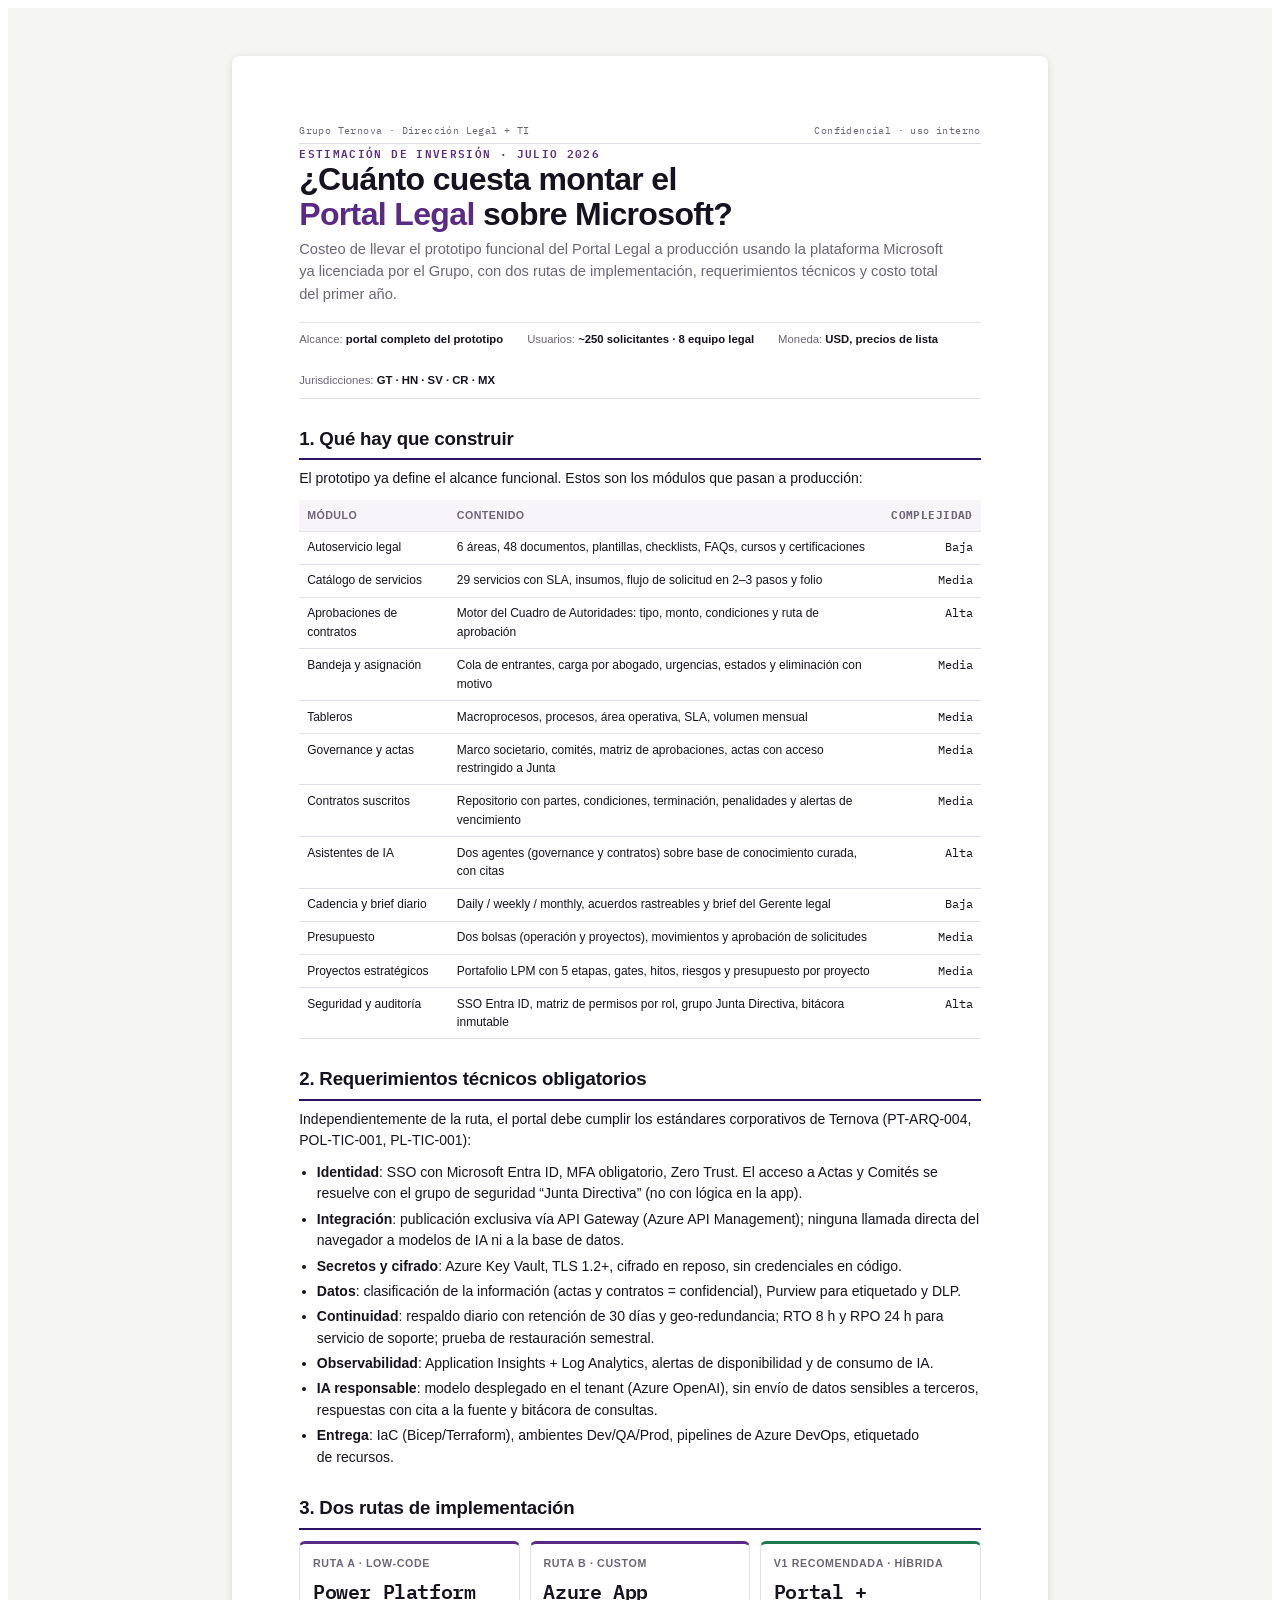
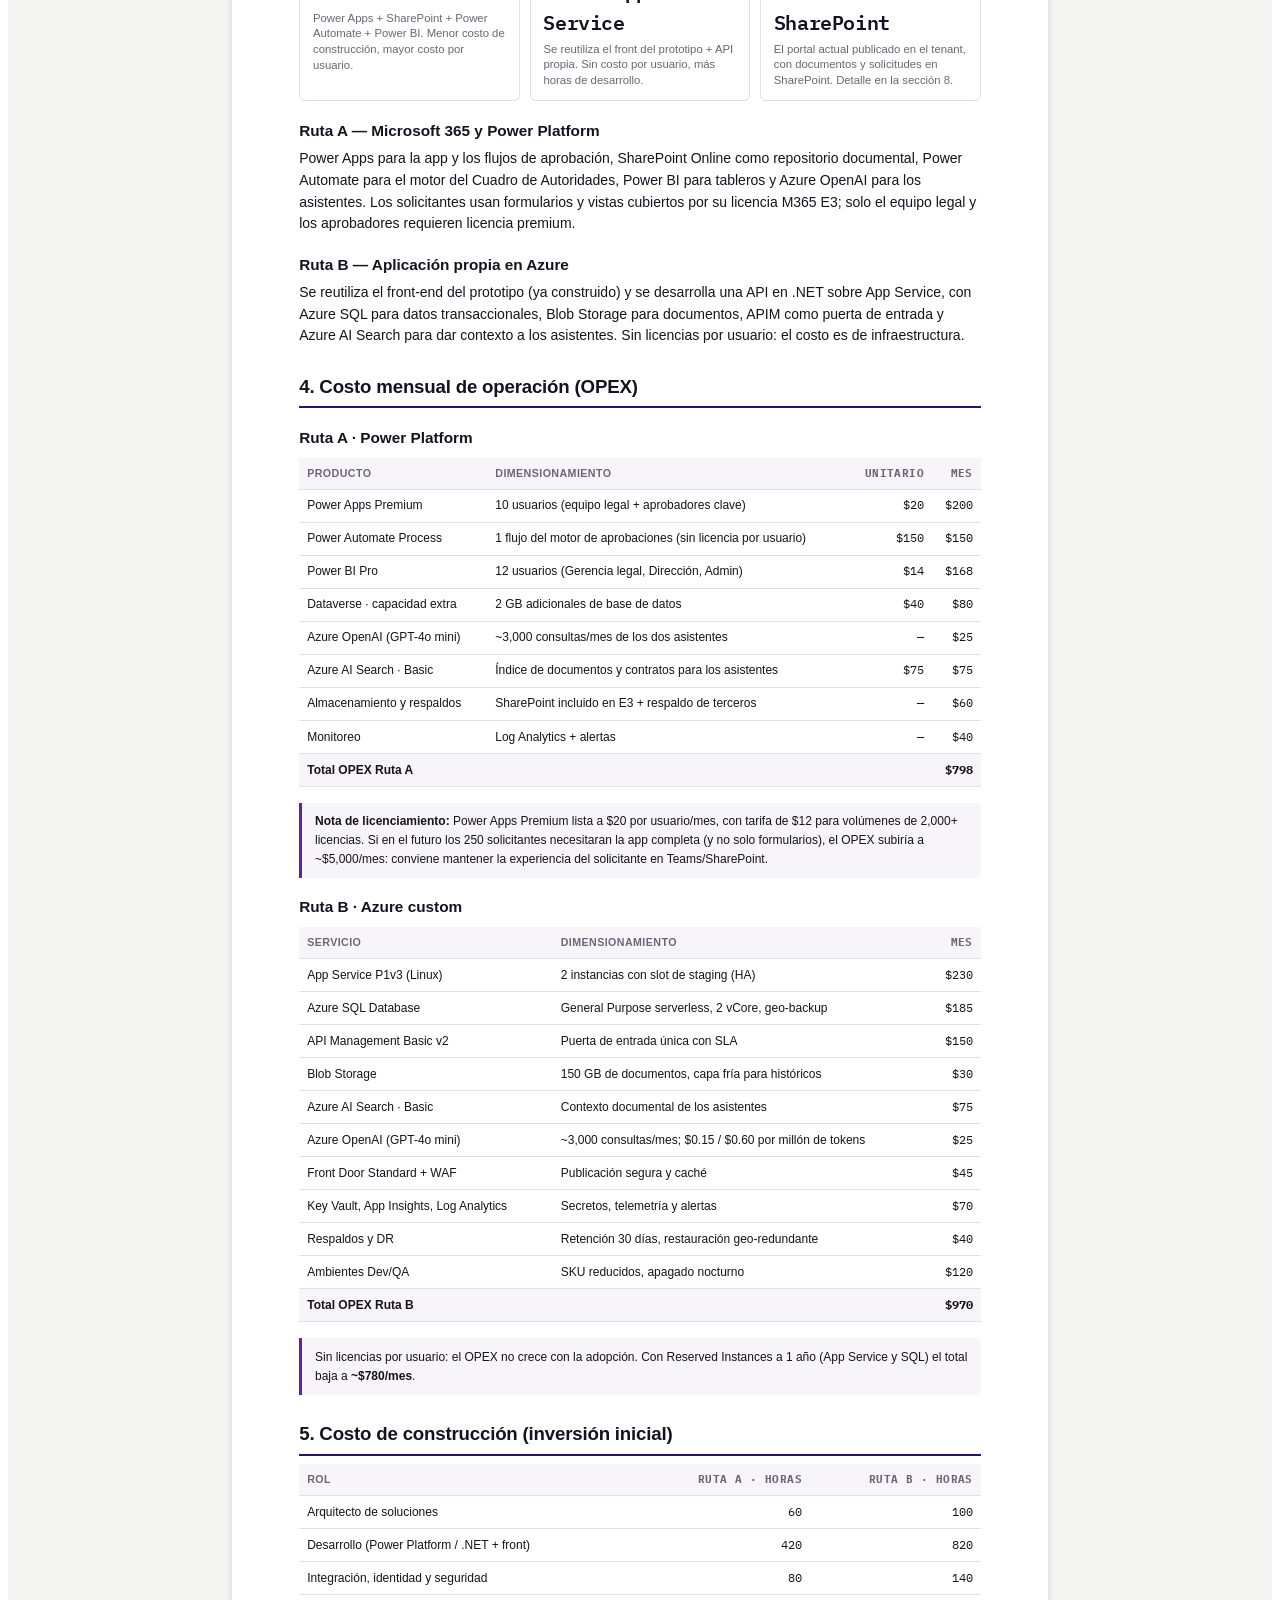
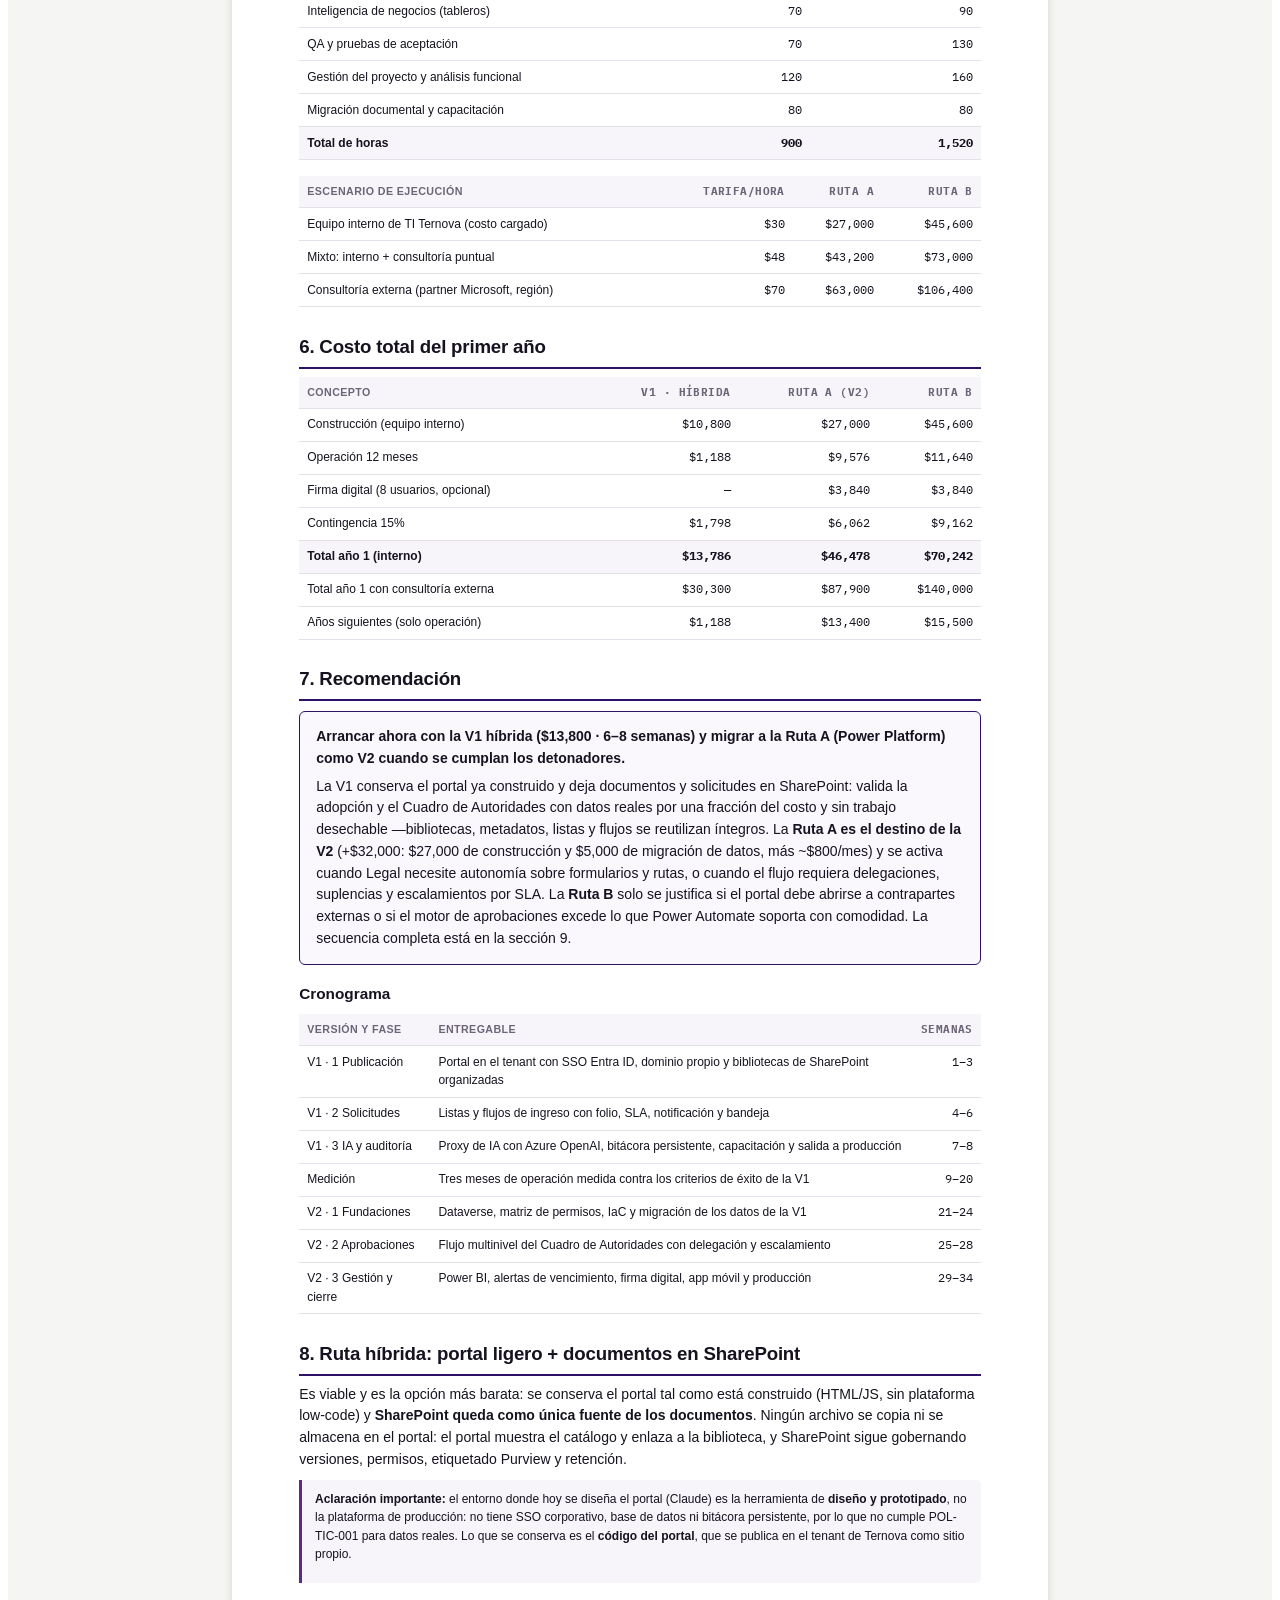
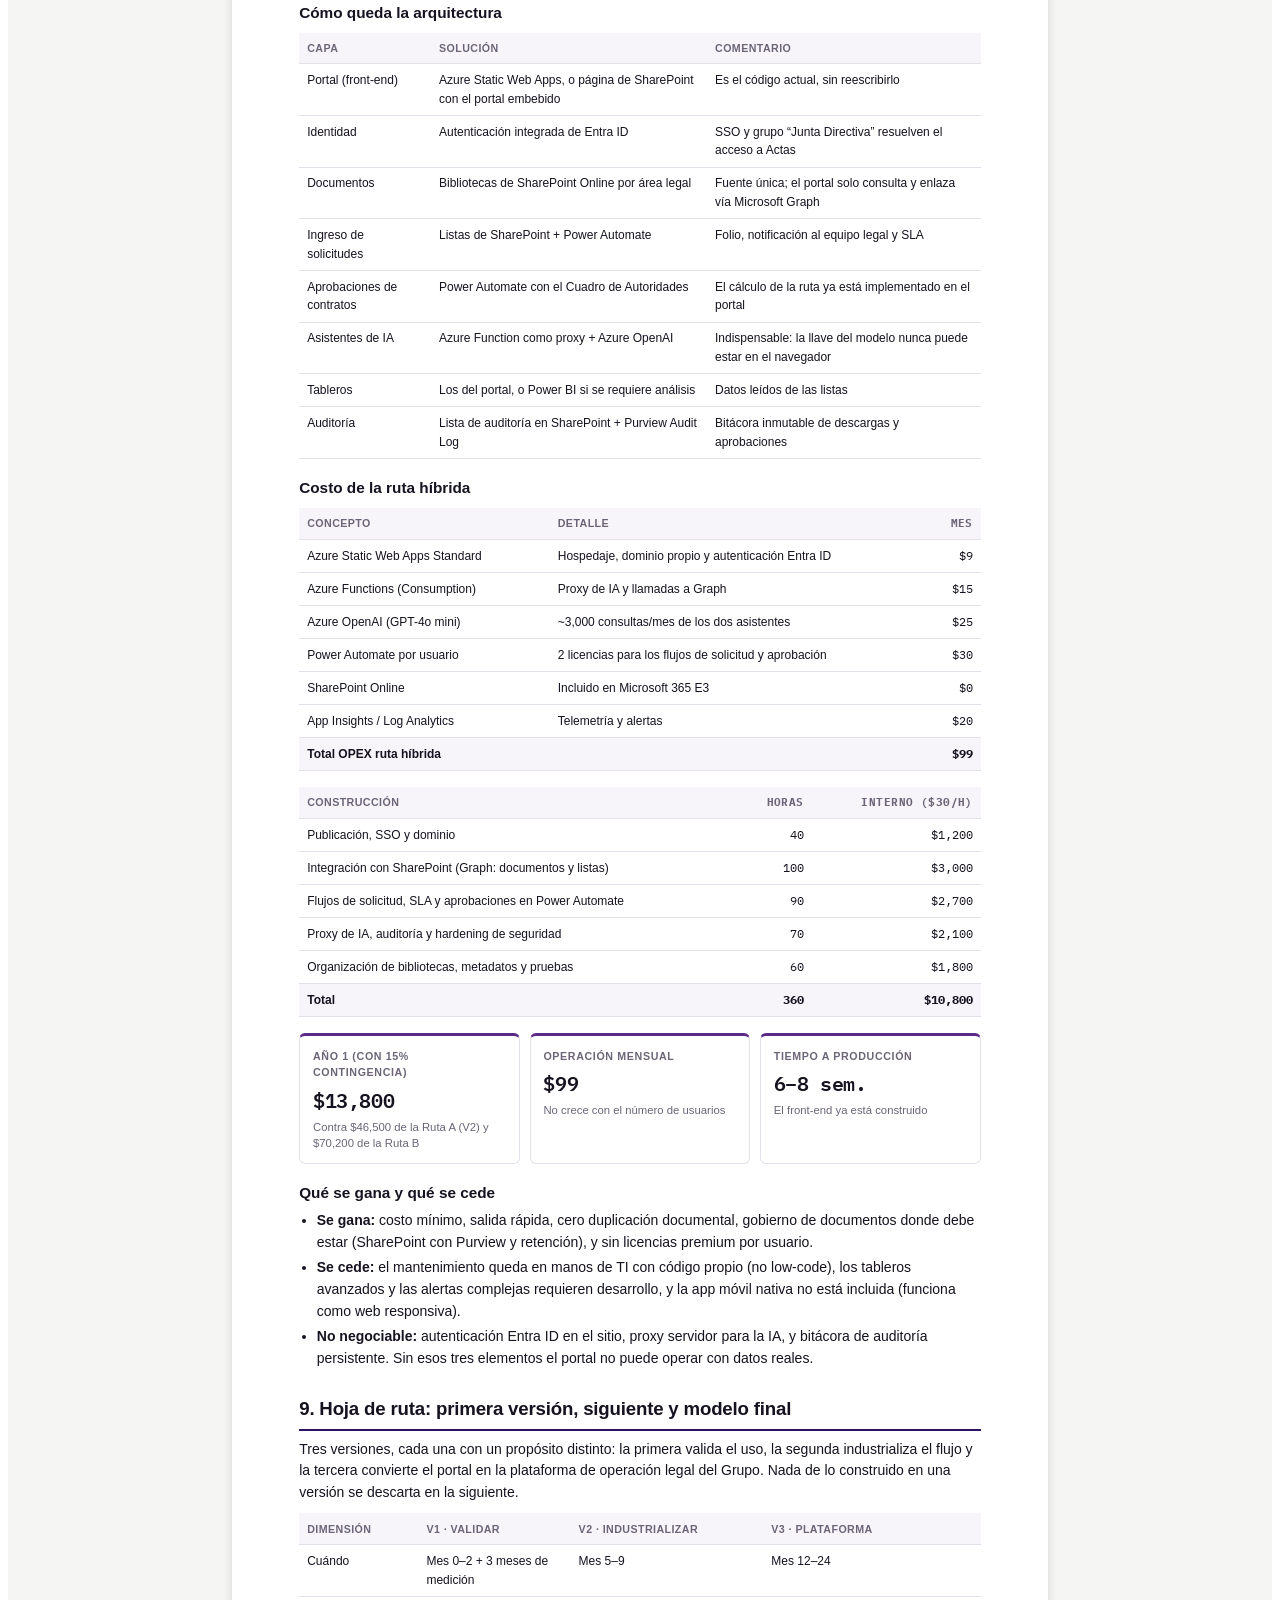
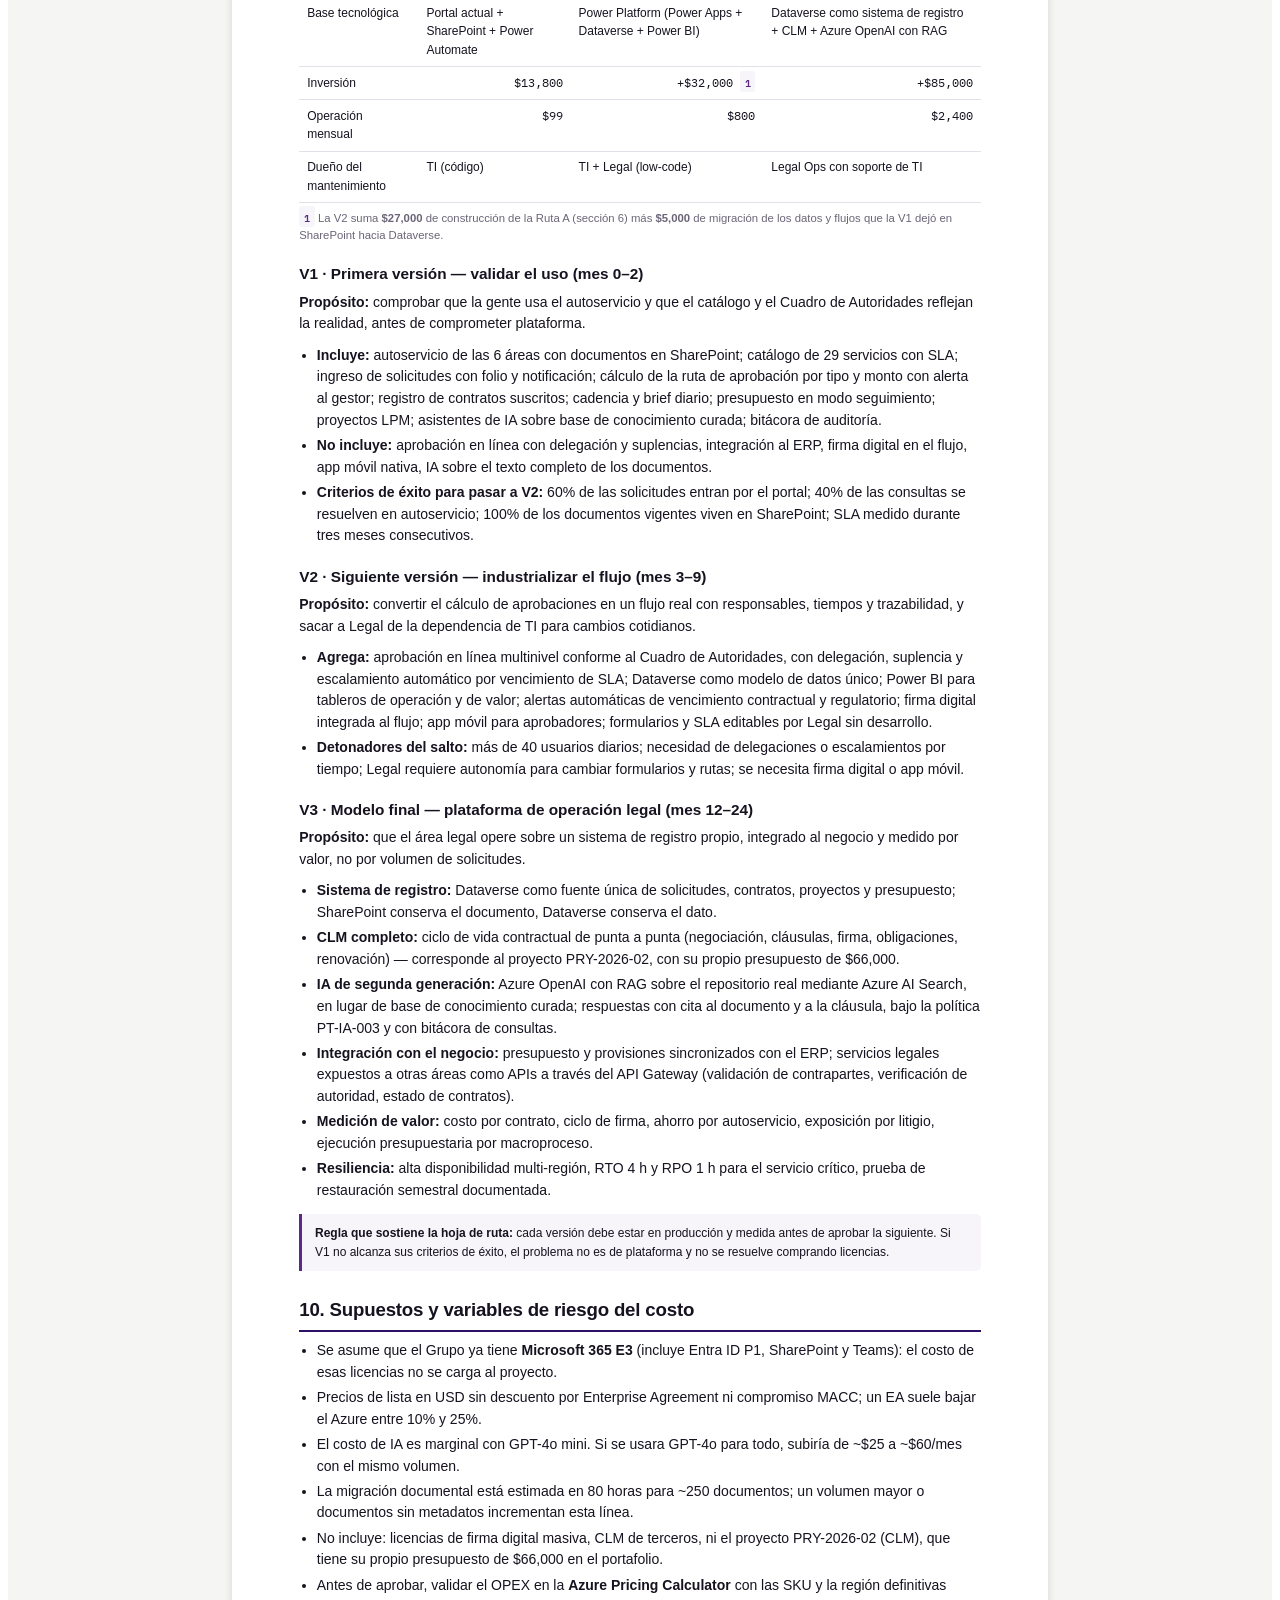
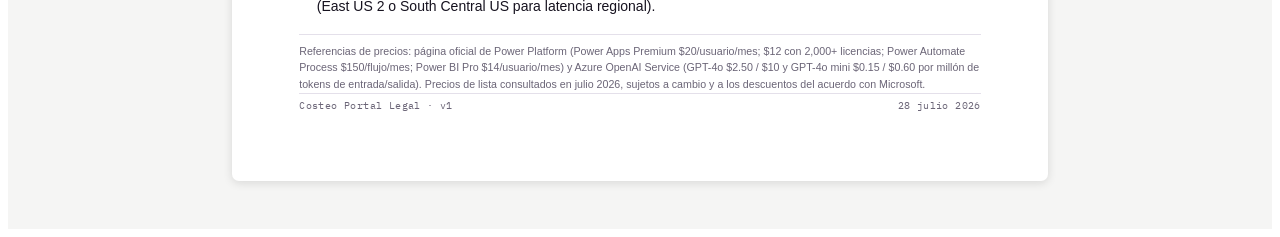
<file: project/Costeo Portal Legal Microsoft.html>
<!DOCTYPE html>
<html lang="es">
<head>
<meta charset="UTF-8">
<meta name="viewport" content="width=device-width,initial-scale=1">
<title>Costeo de implementación · Portal Legal Ternova</title>
<link href="https://fonts.googleapis.com/css2?family=Inter:wght@400;500;600;700;800&family=IBM+Plex+Mono:wght@400;500;600&display=swap" rel="stylesheet">
<style>
doc-page:not(:defined){visibility:hidden}
:root{--brand:#2E1065;--brand2:#5B2A86;--txt:#16121F;--mut:#6B6577;--brd:#E4E0EA;--bg2:#F7F5FA;--ok:#1F7A4D;--warn:#B5780A;--crit:#C0392B;--mono:'IBM Plex Mono',monospace}
body{font-family:'Inter',system-ui,sans-serif;color:var(--txt);font-size:10.5pt;line-height:1.55}
a{color:var(--brand2)}a:hover{color:var(--brand)}
h1{font-size:24pt;font-weight:800;letter-spacing:-.02em;line-height:1.1;margin:0 0 .35rem}
h1 em{font-style:normal;color:var(--brand2)}
h2{font-size:14pt;font-weight:700;letter-spacing:-.01em;margin:1.6rem 0 .5rem;padding-bottom:.3rem;border-bottom:2px solid var(--brand);break-after:avoid}
h3{font-size:11.5pt;font-weight:700;margin:1.1rem 0 .35rem;break-after:avoid}
p{margin:0 0 .6rem}
.kicker{font-family:var(--mono);font-size:8.5pt;font-weight:600;letter-spacing:.12em;text-transform:uppercase;color:var(--brand2)}
.lede{font-size:11pt;color:var(--mut);max-width:44em;margin-bottom:1rem}
.meta{display:flex;gap:1.5rem;flex-wrap:wrap;font-size:8.5pt;color:var(--mut);border-top:1px solid var(--brd);border-bottom:1px solid var(--brd);padding:.5rem 0;margin-bottom:1.4rem}
.meta b{color:var(--txt);font-weight:600}
table{width:100%;border-collapse:collapse;font-size:9pt;margin:.5rem 0 1rem}
th{text-align:left;background:var(--bg2);font-weight:700;font-size:8pt;letter-spacing:.04em;text-transform:uppercase;color:var(--mut);padding:.45rem .5rem;border-bottom:1px solid var(--brd)}
td{padding:.42rem .5rem;border-bottom:1px solid var(--brd);vertical-align:top}
td.n,th.n{text-align:right;font-family:var(--mono);white-space:nowrap;font-variant-numeric:tabular-nums}
tr{break-inside:avoid}
tfoot td{font-weight:700;background:var(--bg2);border-bottom:none}
.tot td{font-weight:700;background:var(--bg2)}
.cards{display:grid;grid-template-columns:1fr 1fr 1fr;gap:.6rem;margin:.7rem 0 1rem}
.card{border:1px solid var(--brd);border-top:3px solid var(--brand2);border-radius:6px;padding:.7rem .8rem;break-inside:avoid}
.card .t{font-size:8pt;font-weight:700;letter-spacing:.06em;text-transform:uppercase;color:var(--mut)}
.card .v{font-family:var(--mono);font-size:15pt;font-weight:600;letter-spacing:-.02em;margin:.25rem 0}
.card .s{font-size:8.5pt;color:var(--mut);line-height:1.4}
.note{background:var(--bg2);border-left:3px solid var(--brand2);border-radius:0 5px 5px 0;padding:.6rem .8rem;font-size:9pt;margin:.6rem 0 1rem;break-inside:avoid}
ul{margin:.2rem 0 .8rem;padding-left:1.1rem}li{margin-bottom:.22rem;orphans:3;widows:3}
.tag{font-family:var(--mono);font-size:7.5pt;font-weight:600;padding:.1rem .3rem;border-radius:3px;background:var(--bg2);color:var(--brand2)}
.rec{border:1px solid var(--brand);border-radius:6px;padding:.9rem 1rem;background:#FAF8FD;break-inside:avoid;margin:.6rem 0 1rem}
.hdr,.ftr{display:flex;justify-content:space-between;font-size:7.5pt;color:var(--mut);font-family:var(--mono);letter-spacing:.04em}
.hdr{border-bottom:1px solid var(--brd);padding-bottom:.3rem;margin-bottom:.9rem}
.ftr{border-top:1px solid var(--brd);padding-top:.3rem}
.src{font-size:8pt;color:var(--mut);margin-top:1rem;border-top:1px solid var(--brd);padding-top:.5rem}
</style>
</head>
<body>
<doc-page margin="0.7in">
  <div class="hdr" slot="header"><span>Grupo Ternova · Dirección Legal + TI</span><span>Confidencial · uso interno</span></div>
  <div class="ftr" slot="footer"><span>Costeo Portal Legal · v1</span><span>28 julio 2026</span></div>

  <div class="kicker">Estimación de inversión · Julio 2026</div>
  <h1>¿Cuánto cuesta montar el <em>Portal Legal</em> sobre Microsoft?</h1>
  <p class="lede">Costeo de llevar el prototipo funcional del Portal Legal a producción usando la plataforma Microsoft ya licenciada por el Grupo, con dos rutas de implementación, requerimientos técnicos y costo total del primer año.</p>
  <div class="meta"><span>Alcance: <b>portal completo del prototipo</b></span><span>Usuarios: <b>~250 solicitantes · 8 equipo legal</b></span><span>Moneda: <b>USD, precios de lista</b></span><span>Jurisdicciones: <b>GT · HN · SV · CR · MX</b></span></div>

  <h2>1. Qué hay que construir</h2>
  <p>El prototipo ya define el alcance funcional. Estos son los módulos que pasan a producción:</p>
  <table>
    <thead><tr><th>Módulo</th><th>Contenido</th><th class="n">Complejidad</th></tr></thead>
    <tbody>
      <tr><td>Autoservicio legal</td><td>6 áreas, 48 documentos, plantillas, checklists, FAQs, cursos y certificaciones</td><td class="n">Baja</td></tr>
      <tr><td>Catálogo de servicios</td><td>29 servicios con SLA, insumos, flujo de solicitud en 2–3 pasos y folio</td><td class="n">Media</td></tr>
      <tr><td>Aprobaciones de contratos</td><td>Motor del Cuadro de Autoridades: tipo, monto, condiciones y ruta de aprobación</td><td class="n">Alta</td></tr>
      <tr><td>Bandeja y asignación</td><td>Cola de entrantes, carga por abogado, urgencias, estados y eliminación con motivo</td><td class="n">Media</td></tr>
      <tr><td>Tableros</td><td>Macroprocesos, procesos, área operativa, SLA, volumen mensual</td><td class="n">Media</td></tr>
      <tr><td>Governance y actas</td><td>Marco societario, comités, matriz de aprobaciones, actas con acceso restringido a Junta</td><td class="n">Media</td></tr>
      <tr><td>Contratos suscritos</td><td>Repositorio con partes, condiciones, terminación, penalidades y alertas de vencimiento</td><td class="n">Media</td></tr>
      <tr><td>Asistentes de IA</td><td>Dos agentes (governance y contratos) sobre base de conocimiento curada, con citas</td><td class="n">Alta</td></tr>
      <tr><td>Cadencia y brief diario</td><td>Daily / weekly / monthly, acuerdos rastreables y brief del Gerente legal</td><td class="n">Baja</td></tr>
      <tr><td>Presupuesto</td><td>Dos bolsas (operación y proyectos), movimientos y aprobación de solicitudes</td><td class="n">Media</td></tr>
      <tr><td>Proyectos estratégicos</td><td>Portafolio LPM con 5 etapas, gates, hitos, riesgos y presupuesto por proyecto</td><td class="n">Media</td></tr>
      <tr><td>Seguridad y auditoría</td><td>SSO Entra ID, matriz de permisos por rol, grupo Junta Directiva, bitácora inmutable</td><td class="n">Alta</td></tr>
    </tbody>
  </table>

  <h2>2. Requerimientos técnicos obligatorios</h2>
  <p>Independientemente de la ruta, el portal debe cumplir los estándares corporativos de Ternova (PT-ARQ-004, POL-TIC-001, PL-TIC-001):</p>
  <ul>
    <li><b>Identidad</b>: SSO con Microsoft Entra ID, MFA obligatorio, Zero Trust. El acceso a Actas y Comités se resuelve con el grupo de seguridad “Junta Directiva” (no con lógica en la app).</li>
    <li><b>Integración</b>: publicación exclusiva vía API Gateway (Azure API Management); ninguna llamada directa del navegador a modelos de IA ni a la base de datos.</li>
    <li><b>Secretos y cifrado</b>: Azure Key Vault, TLS 1.2+, cifrado en reposo, sin credenciales en código.</li>
    <li><b>Datos</b>: clasificación de la información (actas y contratos = confidencial), Purview para etiquetado y DLP.</li>
    <li><b>Continuidad</b>: respaldo diario con retención de 30 días y geo-redundancia; RTO 8 h y RPO 24 h para servicio de soporte; prueba de restauración semestral.</li>
    <li><b>Observabilidad</b>: Application Insights + Log Analytics, alertas de disponibilidad y de consumo de IA.</li>
    <li><b>IA responsable</b>: modelo desplegado en el tenant (Azure OpenAI), sin envío de datos sensibles a terceros, respuestas con cita a la fuente y bitácora de consultas.</li>
    <li><b>Entrega</b>: IaC (Bicep/Terraform), ambientes Dev/QA/Prod, pipelines de Azure DevOps, etiquetado de recursos.</li>
  </ul>

  <h2>3. Dos rutas de implementación</h2>
  <div class="cards">
    <div class="card"><div class="t">Ruta A · Low-code</div><div class="v">Power Platform</div><div class="s">Power Apps + SharePoint + Power Automate + Power BI. Menor costo de construcción, mayor costo por usuario.</div></div>
    <div class="card"><div class="t">Ruta B · Custom</div><div class="v">Azure App Service</div><div class="s">Se reutiliza el front del prototipo + API propia. Sin costo por usuario, más horas de desarrollo.</div></div>
    <div class="card" style="border-top-color:var(--ok)"><div class="t">V1 recomendada · Híbrida</div><div class="v">Portal + SharePoint</div><div class="s">El portal actual publicado en el tenant, con documentos y solicitudes en SharePoint. Detalle en la sección 8.</div></div>
  </div>

  <h3>Ruta A — Microsoft 365 y Power Platform</h3>
  <p>Power Apps para la app y los flujos de aprobación, SharePoint Online como repositorio documental, Power Automate para el motor del Cuadro de Autoridades, Power BI para tableros y Azure OpenAI para los asistentes. Los solicitantes usan formularios y vistas cubiertos por su licencia M365 E3; solo el equipo legal y los aprobadores requieren licencia premium.</p>

  <h3>Ruta B — Aplicación propia en Azure</h3>
  <p>Se reutiliza el front-end del prototipo (ya construido) y se desarrolla una API en .NET sobre App Service, con Azure SQL para datos transaccionales, Blob Storage para documentos, APIM como puerta de entrada y Azure AI Search para dar contexto a los asistentes. Sin licencias por usuario: el costo es de infraestructura.</p>

  <h2>4. Costo mensual de operación (OPEX)</h2>
  <h3>Ruta A · Power Platform</h3>
  <table>
    <thead><tr><th>Producto</th><th>Dimensionamiento</th><th class="n">Unitario</th><th class="n">Mes</th></tr></thead>
    <tbody>
      <tr><td>Power Apps Premium</td><td>10 usuarios (equipo legal + aprobadores clave)</td><td class="n">$20</td><td class="n">$200</td></tr>
      <tr><td>Power Automate Process</td><td>1 flujo del motor de aprobaciones (sin licencia por usuario)</td><td class="n">$150</td><td class="n">$150</td></tr>
      <tr><td>Power BI Pro</td><td>12 usuarios (Gerencia legal, Dirección, Admin)</td><td class="n">$14</td><td class="n">$168</td></tr>
      <tr><td>Dataverse · capacidad extra</td><td>2 GB adicionales de base de datos</td><td class="n">$40</td><td class="n">$80</td></tr>
      <tr><td>Azure OpenAI (GPT-4o mini)</td><td>~3,000 consultas/mes de los dos asistentes</td><td class="n">—</td><td class="n">$25</td></tr>
      <tr><td>Azure AI Search · Basic</td><td>Índice de documentos y contratos para los asistentes</td><td class="n">$75</td><td class="n">$75</td></tr>
      <tr><td>Almacenamiento y respaldos</td><td>SharePoint incluido en E3 + respaldo de terceros</td><td class="n">—</td><td class="n">$60</td></tr>
      <tr><td>Monitoreo</td><td>Log Analytics + alertas</td><td class="n">—</td><td class="n">$40</td></tr>
      <tr class="tot"><td colspan="3">Total OPEX Ruta A</td><td class="n">$798</td></tr>
    </tbody>
  </table>
  <div class="note"><b>Nota de licenciamiento:</b> Power Apps Premium lista a $20 por usuario/mes, con tarifa de $12 para volúmenes de 2,000+ licencias. Si en el futuro los 250 solicitantes necesitaran la app completa (y no solo formularios), el OPEX subiría a ~$5,000/mes: conviene mantener la experiencia del solicitante en Teams/SharePoint.</div>

  <h3>Ruta B · Azure custom</h3>
  <table>
    <thead><tr><th>Servicio</th><th>Dimensionamiento</th><th class="n">Mes</th></tr></thead>
    <tbody>
      <tr><td>App Service P1v3 (Linux)</td><td>2 instancias con slot de staging (HA)</td><td class="n">$230</td></tr>
      <tr><td>Azure SQL Database</td><td>General Purpose serverless, 2 vCore, geo-backup</td><td class="n">$185</td></tr>
      <tr><td>API Management Basic v2</td><td>Puerta de entrada única con SLA</td><td class="n">$150</td></tr>
      <tr><td>Blob Storage</td><td>150 GB de documentos, capa fría para históricos</td><td class="n">$30</td></tr>
      <tr><td>Azure AI Search · Basic</td><td>Contexto documental de los asistentes</td><td class="n">$75</td></tr>
      <tr><td>Azure OpenAI (GPT-4o mini)</td><td>~3,000 consultas/mes; $0.15 / $0.60 por millón de tokens</td><td class="n">$25</td></tr>
      <tr><td>Front Door Standard + WAF</td><td>Publicación segura y caché</td><td class="n">$45</td></tr>
      <tr><td>Key Vault, App Insights, Log Analytics</td><td>Secretos, telemetría y alertas</td><td class="n">$70</td></tr>
      <tr><td>Respaldos y DR</td><td>Retención 30 días, restauración geo-redundante</td><td class="n">$40</td></tr>
      <tr><td>Ambientes Dev/QA</td><td>SKU reducidos, apagado nocturno</td><td class="n">$120</td></tr>
      <tr class="tot"><td colspan="2">Total OPEX Ruta B</td><td class="n">$970</td></tr>
    </tbody>
  </table>
  <div class="note">Sin licencias por usuario: el OPEX no crece con la adopción. Con Reserved Instances a 1 año (App Service y SQL) el total baja a <b>~$780/mes</b>.</div>

  <h2>5. Costo de construcción (inversión inicial)</h2>
  <table>
    <thead><tr><th>Rol</th><th class="n">Ruta A · horas</th><th class="n">Ruta B · horas</th></tr></thead>
    <tbody>
      <tr><td>Arquitecto de soluciones</td><td class="n">60</td><td class="n">100</td></tr>
      <tr><td>Desarrollo (Power Platform / .NET + front)</td><td class="n">420</td><td class="n">820</td></tr>
      <tr><td>Integración, identidad y seguridad</td><td class="n">80</td><td class="n">140</td></tr>
      <tr><td>Inteligencia de negocios (tableros)</td><td class="n">70</td><td class="n">90</td></tr>
      <tr><td>QA y pruebas de aceptación</td><td class="n">70</td><td class="n">130</td></tr>
      <tr><td>Gestión del proyecto y análisis funcional</td><td class="n">120</td><td class="n">160</td></tr>
      <tr><td>Migración documental y capacitación</td><td class="n">80</td><td class="n">80</td></tr>
      <tr class="tot"><td>Total de horas</td><td class="n">900</td><td class="n">1,520</td></tr>
    </tbody>
  </table>
  <table>
    <thead><tr><th>Escenario de ejecución</th><th class="n">Tarifa/hora</th><th class="n">Ruta A</th><th class="n">Ruta B</th></tr></thead>
    <tbody>
      <tr><td>Equipo interno de TI Ternova (costo cargado)</td><td class="n">$30</td><td class="n">$27,000</td><td class="n">$45,600</td></tr>
      <tr><td>Mixto: interno + consultoría puntual</td><td class="n">$48</td><td class="n">$43,200</td><td class="n">$73,000</td></tr>
      <tr><td>Consultoría externa (partner Microsoft, región)</td><td class="n">$70</td><td class="n">$63,000</td><td class="n">$106,400</td></tr>
    </tbody>
  </table>

  <h2>6. Costo total del primer año</h2>
  <table>
    <thead><tr><th>Concepto</th><th class="n">V1 · Híbrida</th><th class="n">Ruta A (V2)</th><th class="n">Ruta B</th></tr></thead>
    <tbody>
      <tr><td>Construcción (equipo interno)</td><td class="n">$10,800</td><td class="n">$27,000</td><td class="n">$45,600</td></tr>
      <tr><td>Operación 12 meses</td><td class="n">$1,188</td><td class="n">$9,576</td><td class="n">$11,640</td></tr>
      <tr><td>Firma digital (8 usuarios, opcional)</td><td class="n">—</td><td class="n">$3,840</td><td class="n">$3,840</td></tr>
      <tr><td>Contingencia 15%</td><td class="n">$1,798</td><td class="n">$6,062</td><td class="n">$9,162</td></tr>
      <tr class="tot"><td>Total año 1 (interno)</td><td class="n">$13,786</td><td class="n">$46,478</td><td class="n">$70,242</td></tr>
      <tr><td>Total año 1 con consultoría externa</td><td class="n">$30,300</td><td class="n">$87,900</td><td class="n">$140,000</td></tr>
      <tr><td>Años siguientes (solo operación)</td><td class="n">$1,188</td><td class="n">$13,400</td><td class="n">$15,500</td></tr>
    </tbody>
  </table>

  <h2>7. Recomendación</h2>
  <div class="rec">
    <p style="margin-bottom:.4rem"><b>Arrancar ahora con la V1 híbrida ($13,800 · 6–8 semanas) y migrar a la Ruta A (Power Platform) como V2 cuando se cumplan los detonadores.</b></p>
    <p style="margin:0">La V1 conserva el portal ya construido y deja documentos y solicitudes en SharePoint: valida la adopción y el Cuadro de Autoridades con datos reales por una fracción del costo y sin trabajo desechable —bibliotecas, metadatos, listas y flujos se reutilizan íntegros. La <b>Ruta A es el destino de la V2</b> (+$32,000: $27,000 de construcción y $5,000 de migración de datos, más ~$800/mes) y se activa cuando Legal necesite autonomía sobre formularios y rutas, o cuando el flujo requiera delegaciones, suplencias y escalamientos por SLA. La <b>Ruta B</b> solo se justifica si el portal debe abrirse a contrapartes externas o si el motor de aprobaciones excede lo que Power Automate soporta con comodidad. La secuencia completa está en la sección 9.</p>
  </div>

  <h3>Cronograma</h3>
  <table>
    <thead><tr><th>Versión y fase</th><th>Entregable</th><th class="n">Semanas</th></tr></thead>
    <tbody>
      <tr><td>V1 · 1 Publicación</td><td>Portal en el tenant con SSO Entra ID, dominio propio y bibliotecas de SharePoint organizadas</td><td class="n">1–3</td></tr>
      <tr><td>V1 · 2 Solicitudes</td><td>Listas y flujos de ingreso con folio, SLA, notificación y bandeja</td><td class="n">4–6</td></tr>
      <tr><td>V1 · 3 IA y auditoría</td><td>Proxy de IA con Azure OpenAI, bitácora persistente, capacitación y salida a producción</td><td class="n">7–8</td></tr>
      <tr><td>Medición</td><td>Tres meses de operación medida contra los criterios de éxito de la V1</td><td class="n">9–20</td></tr>
      <tr><td>V2 · 1 Fundaciones</td><td>Dataverse, matriz de permisos, IaC y migración de los datos de la V1</td><td class="n">21–24</td></tr>
      <tr><td>V2 · 2 Aprobaciones</td><td>Flujo multinivel del Cuadro de Autoridades con delegación y escalamiento</td><td class="n">25–28</td></tr>
      <tr><td>V2 · 3 Gestión y cierre</td><td>Power BI, alertas de vencimiento, firma digital, app móvil y producción</td><td class="n">29–34</td></tr>
    </tbody>
  </table>

  <h2>8. Ruta híbrida: portal ligero + documentos en SharePoint</h2>
  <p>Es viable y es la opción más barata: se conserva el portal tal como está construido (HTML/JS, sin plataforma low-code) y <b>SharePoint queda como única fuente de los documentos</b>. Ningún archivo se copia ni se almacena en el portal: el portal muestra el catálogo y enlaza a la biblioteca, y SharePoint sigue gobernando versiones, permisos, etiquetado Purview y retención.</p>
  <div class="note"><b>Aclaración importante:</b> el entorno donde hoy se diseña el portal (Claude) es la herramienta de <b>diseño y prototipado</b>, no la plataforma de producción: no tiene SSO corporativo, base de datos ni bitácora persistente, por lo que no cumple POL-TIC-001 para datos reales. Lo que se conserva es el <b>código del portal</b>, que se publica en el tenant de Ternova como sitio propio.</p></div>
  <h3>Cómo queda la arquitectura</h3>
  <table>
    <thead><tr><th>Capa</th><th>Solución</th><th>Comentario</th></tr></thead>
    <tbody>
      <tr><td>Portal (front-end)</td><td>Azure Static Web Apps, o página de SharePoint con el portal embebido</td><td>Es el código actual, sin reescribirlo</td></tr>
      <tr><td>Identidad</td><td>Autenticación integrada de Entra ID</td><td>SSO y grupo “Junta Directiva” resuelven el acceso a Actas</td></tr>
      <tr><td>Documentos</td><td>Bibliotecas de SharePoint Online por área legal</td><td>Fuente única; el portal solo consulta y enlaza vía Microsoft Graph</td></tr>
      <tr><td>Ingreso de solicitudes</td><td>Listas de SharePoint + Power Automate</td><td>Folio, notificación al equipo legal y SLA</td></tr>
      <tr><td>Aprobaciones de contratos</td><td>Power Automate con el Cuadro de Autoridades</td><td>El cálculo de la ruta ya está implementado en el portal</td></tr>
      <tr><td>Asistentes de IA</td><td>Azure Function como proxy + Azure OpenAI</td><td>Indispensable: la llave del modelo nunca puede estar en el navegador</td></tr>
      <tr><td>Tableros</td><td>Los del portal, o Power BI si se requiere análisis</td><td>Datos leídos de las listas</td></tr>
      <tr><td>Auditoría</td><td>Lista de auditoría en SharePoint + Purview Audit Log</td><td>Bitácora inmutable de descargas y aprobaciones</td></tr>
    </tbody>
  </table>
  <h3>Costo de la ruta híbrida</h3>
  <table>
    <thead><tr><th>Concepto</th><th>Detalle</th><th class="n">Mes</th></tr></thead>
    <tbody>
      <tr><td>Azure Static Web Apps Standard</td><td>Hospedaje, dominio propio y autenticación Entra ID</td><td class="n">$9</td></tr>
      <tr><td>Azure Functions (Consumption)</td><td>Proxy de IA y llamadas a Graph</td><td class="n">$15</td></tr>
      <tr><td>Azure OpenAI (GPT-4o mini)</td><td>~3,000 consultas/mes de los dos asistentes</td><td class="n">$25</td></tr>
      <tr><td>Power Automate por usuario</td><td>2 licencias para los flujos de solicitud y aprobación</td><td class="n">$30</td></tr>
      <tr><td>SharePoint Online</td><td>Incluido en Microsoft 365 E3</td><td class="n">$0</td></tr>
      <tr><td>App Insights / Log Analytics</td><td>Telemetría y alertas</td><td class="n">$20</td></tr>
      <tr class="tot"><td colspan="2">Total OPEX ruta híbrida</td><td class="n">$99</td></tr>
    </tbody>
  </table>
  <table>
    <thead><tr><th>Construcción</th><th class="n">Horas</th><th class="n">Interno ($30/h)</th></tr></thead>
    <tbody>
      <tr><td>Publicación, SSO y dominio</td><td class="n">40</td><td class="n">$1,200</td></tr>
      <tr><td>Integración con SharePoint (Graph: documentos y listas)</td><td class="n">100</td><td class="n">$3,000</td></tr>
      <tr><td>Flujos de solicitud, SLA y aprobaciones en Power Automate</td><td class="n">90</td><td class="n">$2,700</td></tr>
      <tr><td>Proxy de IA, auditoría y hardening de seguridad</td><td class="n">70</td><td class="n">$2,100</td></tr>
      <tr><td>Organización de bibliotecas, metadatos y pruebas</td><td class="n">60</td><td class="n">$1,800</td></tr>
      <tr class="tot"><td>Total</td><td class="n">360</td><td class="n">$10,800</td></tr>
    </tbody>
  </table>
  <div class="cards">
    <div class="card"><div class="t">Año 1 (con 15% contingencia)</div><div class="v">$13,800</div><div class="s">Contra $46,500 de la Ruta A (V2) y $70,200 de la Ruta B</div></div>
    <div class="card"><div class="t">Operación mensual</div><div class="v">$99</div><div class="s">No crece con el número de usuarios</div></div>
    <div class="card"><div class="t">Tiempo a producción</div><div class="v">6–8 sem.</div><div class="s">El front-end ya está construido</div></div>
  </div>
  <h3>Qué se gana y qué se cede</h3>
  <ul>
    <li><b>Se gana:</b> costo mínimo, salida rápida, cero duplicación documental, gobierno de documentos donde debe estar (SharePoint con Purview y retención), y sin licencias premium por usuario.</li>
    <li><b>Se cede:</b> el mantenimiento queda en manos de TI con código propio (no low-code), los tableros avanzados y las alertas complejas requieren desarrollo, y la app móvil nativa no está incluida (funciona como web responsiva).</li>
    <li><b>No negociable:</b> autenticación Entra ID en el sitio, proxy servidor para la IA, y bitácora de auditoría persistente. Sin esos tres elementos el portal no puede operar con datos reales.</li>
  </ul>

  <h2>9. Hoja de ruta: primera versión, siguiente y modelo final</h2>
  <p>Tres versiones, cada una con un propósito distinto: la primera valida el uso, la segunda industrializa el flujo y la tercera convierte el portal en la plataforma de operación legal del Grupo. Nada de lo construido en una versión se descarta en la siguiente.</p>
  <table>
    <thead><tr><th>Dimensión</th><th>V1 · Validar</th><th>V2 · Industrializar</th><th>V3 · Plataforma</th></tr></thead>
    <tbody>
      <tr><td>Cuándo</td><td>Mes 0–2 + 3 meses de medición</td><td>Mes 5–9</td><td>Mes 12–24</td></tr>
      <tr><td>Base tecnológica</td><td>Portal actual + SharePoint + Power Automate</td><td>Power Platform (Power Apps + Dataverse + Power BI)</td><td>Dataverse como sistema de registro + CLM + Azure OpenAI con RAG</td></tr>
      <tr><td>Inversión</td><td class="n">$13,800</td><td class="n">+$32,000 <span class="tag">1</span></td><td class="n">+$85,000</td></tr>
      <tr><td>Operación mensual</td><td class="n">$99</td><td class="n">$800</td><td class="n">$2,400</td></tr>
      <tr><td>Dueño del mantenimiento</td><td>TI (código)</td><td>TI + Legal (low-code)</td><td>Legal Ops con soporte de TI</td></tr>
    </tbody>
  </table>
  <p style="font-size:8.5pt;color:var(--mut);margin-top:-.6rem"><span class="tag">1</span> La V2 suma <b>$27,000</b> de construcción de la Ruta A (sección 6) más <b>$5,000</b> de migración de los datos y flujos que la V1 dejó en SharePoint hacia Dataverse.</p>

  <h3>V1 · Primera versión — validar el uso (mes 0–2)</h3>
  <p><b>Propósito:</b> comprobar que la gente usa el autoservicio y que el catálogo y el Cuadro de Autoridades reflejan la realidad, antes de comprometer plataforma.</p>
  <ul>
    <li><b>Incluye:</b> autoservicio de las 6 áreas con documentos en SharePoint; catálogo de 29 servicios con SLA; ingreso de solicitudes con folio y notificación; cálculo de la ruta de aprobación por tipo y monto con alerta al gestor; registro de contratos suscritos; cadencia y brief diario; presupuesto en modo seguimiento; proyectos LPM; asistentes de IA sobre base de conocimiento curada; bitácora de auditoría.</li>
    <li><b>No incluye:</b> aprobación en línea con delegación y suplencias, integración al ERP, firma digital en el flujo, app móvil nativa, IA sobre el texto completo de los documentos.</li>
    <li><b>Criterios de éxito para pasar a V2:</b> 60% de las solicitudes entran por el portal; 40% de las consultas se resuelven en autoservicio; 100% de los documentos vigentes viven en SharePoint; SLA medido durante tres meses consecutivos.</li>
  </ul>

  <h3>V2 · Siguiente versión — industrializar el flujo (mes 3–9)</h3>
  <p><b>Propósito:</b> convertir el cálculo de aprobaciones en un flujo real con responsables, tiempos y trazabilidad, y sacar a Legal de la dependencia de TI para cambios cotidianos.</p>
  <ul>
    <li><b>Agrega:</b> aprobación en línea multinivel conforme al Cuadro de Autoridades, con delegación, suplencia y escalamiento automático por vencimiento de SLA; Dataverse como modelo de datos único; Power BI para tableros de operación y de valor; alertas automáticas de vencimiento contractual y regulatorio; firma digital integrada al flujo; app móvil para aprobadores; formularios y SLA editables por Legal sin desarrollo.</li>
    <li><b>Detonadores del salto:</b> más de 40 usuarios diarios; necesidad de delegaciones o escalamientos por tiempo; Legal requiere autonomía para cambiar formularios y rutas; se necesita firma digital o app móvil.</li>
  </ul>

  <h3>V3 · Modelo final — plataforma de operación legal (mes 12–24)</h3>
  <p><b>Propósito:</b> que el área legal opere sobre un sistema de registro propio, integrado al negocio y medido por valor, no por volumen de solicitudes.</p>
  <ul>
    <li><b>Sistema de registro:</b> Dataverse como fuente única de solicitudes, contratos, proyectos y presupuesto; SharePoint conserva el documento, Dataverse conserva el dato.</li>
    <li><b>CLM completo:</b> ciclo de vida contractual de punta a punta (negociación, cláusulas, firma, obligaciones, renovación) — corresponde al proyecto PRY-2026-02, con su propio presupuesto de $66,000.</li>
    <li><b>IA de segunda generación:</b> Azure OpenAI con RAG sobre el repositorio real mediante Azure AI Search, en lugar de base de conocimiento curada; respuestas con cita al documento y a la cláusula, bajo la política PT-IA-003 y con bitácora de consultas.</li>
    <li><b>Integración con el negocio:</b> presupuesto y provisiones sincronizados con el ERP; servicios legales expuestos a otras áreas como APIs a través del API Gateway (validación de contrapartes, verificación de autoridad, estado de contratos).</li>
    <li><b>Medición de valor:</b> costo por contrato, ciclo de firma, ahorro por autoservicio, exposición por litigio, ejecución presupuestaria por macroproceso.</li>
    <li><b>Resiliencia:</b> alta disponibilidad multi-región, RTO 4 h y RPO 1 h para el servicio crítico, prueba de restauración semestral documentada.</li>
  </ul>
  <div class="note"><b>Regla que sostiene la hoja de ruta:</b> cada versión debe estar en producción y medida antes de aprobar la siguiente. Si V1 no alcanza sus criterios de éxito, el problema no es de plataforma y no se resuelve comprando licencias.</div>

  <h2>10. Supuestos y variables de riesgo del costo</h2>
  <ul>
    <li>Se asume que el Grupo ya tiene <b>Microsoft 365 E3</b> (incluye Entra ID P1, SharePoint y Teams): el costo de esas licencias no se carga al proyecto.</li>
    <li>Precios de lista en USD sin descuento por Enterprise Agreement ni compromiso MACC; un EA suele bajar el Azure entre 10% y 25%.</li>
    <li>El costo de IA es marginal con GPT-4o mini. Si se usara GPT-4o para todo, subiría de ~$25 a ~$60/mes con el mismo volumen.</li>
    <li>La migración documental está estimada en 80 horas para ~250 documentos; un volumen mayor o documentos sin metadatos incrementan esta línea.</li>
    <li>No incluye: licencias de firma digital masiva, CLM de terceros, ni el proyecto PRY-2026-02 (CLM), que tiene su propio presupuesto de $66,000 en el portafolio.</li>
    <li>Antes de aprobar, validar el OPEX en la <b>Azure Pricing Calculator</b> con las SKU y la región definitivas (East US 2 o South Central US para latencia regional).</li>
  </ul>

  <div class="src">Referencias de precios: página oficial de Power Platform (Power Apps Premium $20/usuario/mes; $12 con 2,000+ licencias; Power Automate Process $150/flujo/mes; Power BI Pro $14/usuario/mes) y Azure OpenAI Service (GPT-4o $2.50 / $10 y GPT-4o mini $0.15 / $0.60 por millón de tokens de entrada/salida). Precios de lista consultados en julio 2026, sujetos a cambio y a los descuentos del acuerdo con Microsoft.</div>
</doc-page>
<script src="doc-page.js"></script>
<template id="__bundler_thumbnail"><svg xmlns="http://www.w3.org/2000/svg" viewBox="0 0 120 120"><rect width="120" height="120" fill="#2E1065"/><text x="60" y="72" font-family="Inter,sans-serif" font-size="40" font-weight="700" fill="#fff" text-anchor="middle">$</text></svg></template>
</body>
</html>
</file>
